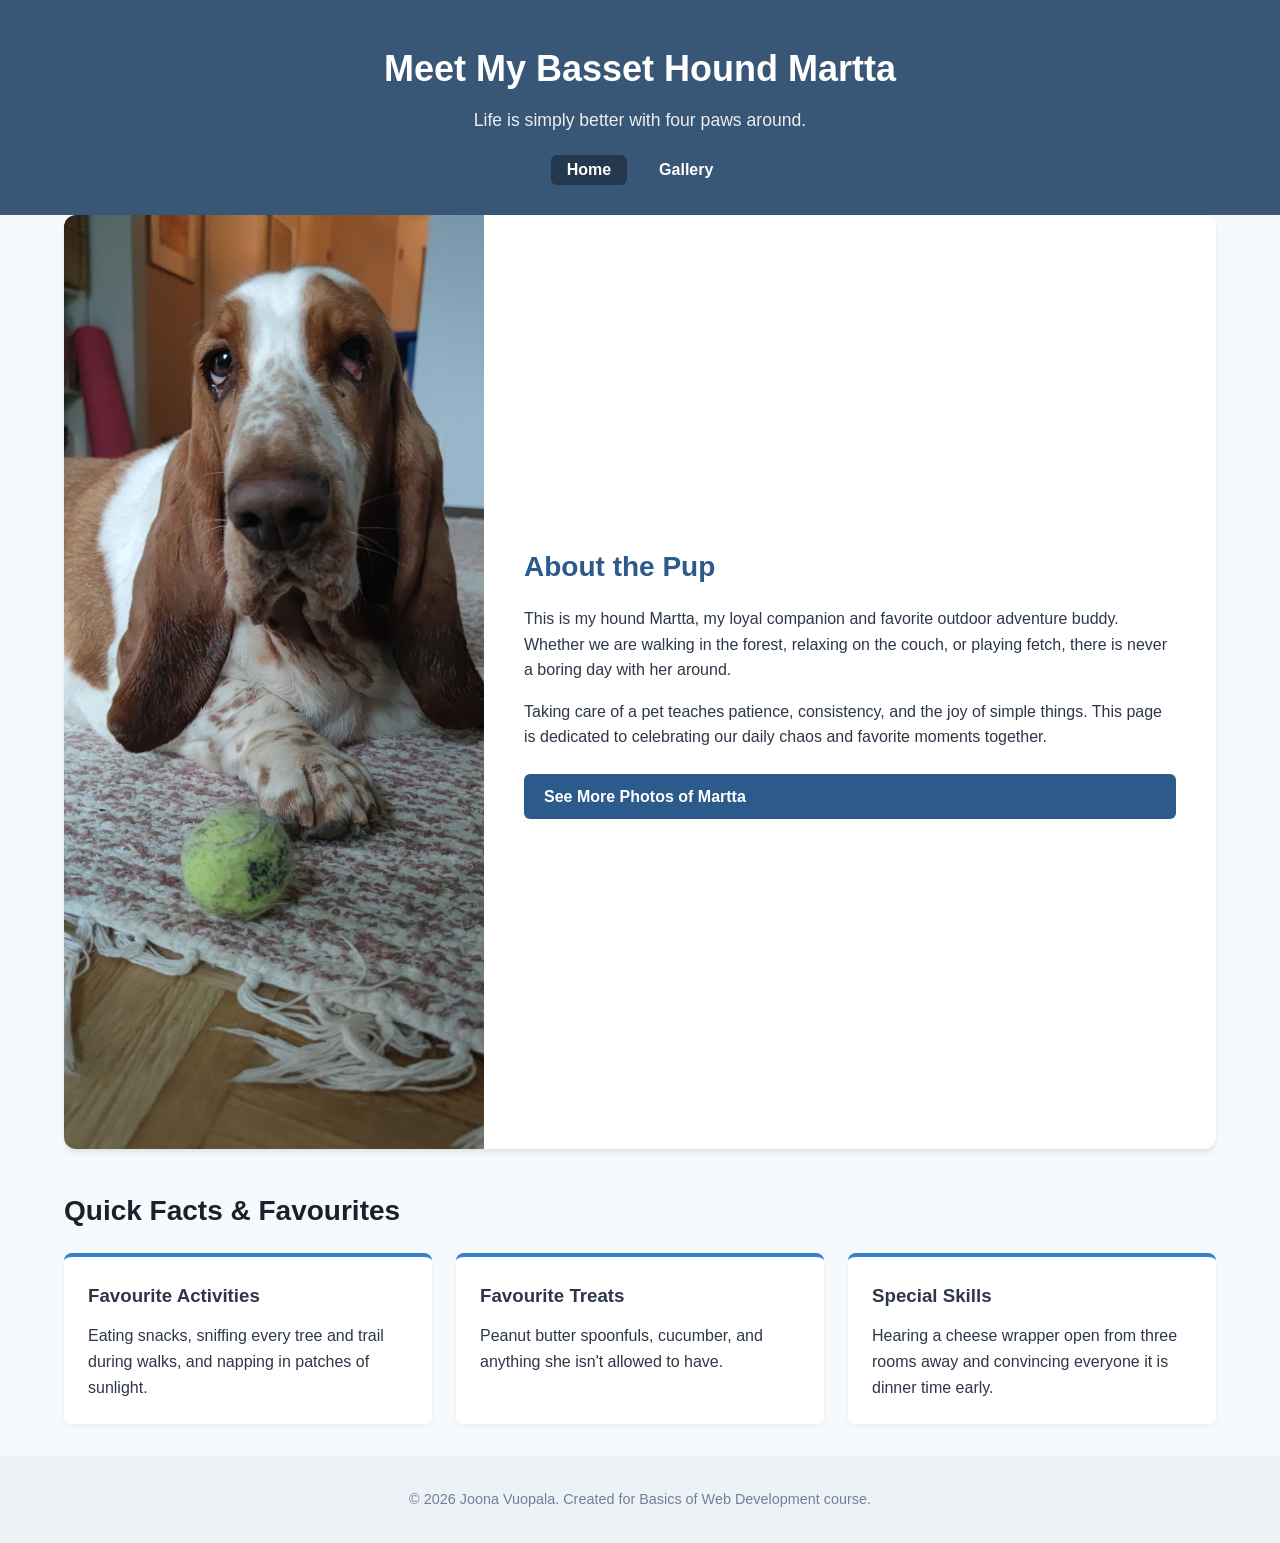
<file: a3/index.html>
<!-- Author: Joona Vuopala -->
<!DOCTYPE html>
<html lang="en">

<head>
    <meta charset="UTF-8">
    <meta name="viewport" content="width=device-width, initial-scale=1.0">
    <title>Martta the Dog | Home</title>
    <link rel="stylesheet" href="style.css">
</head>

<body>

    <header>
        <div class="container">
            <h1>Meet My Basset Hound Martta</h1>
            <p class="tagline">Life is simply better with four paws around.</p>
            <nav>
                <ul>
                    <li><a href="index.html" class="active">Home</a></li>
                    <li><a href="gallery.html">Gallery</a></li>
                </ul>
            </nav>
        </div>
    </header>

    <main class="container">

        <section class="profile-card">
            <div class="image-wrapper">
                <img src="images/martta-toy.jpg" alt="A photo of Martta the dog with a ball to play with.">
            </div>
            <div class="profile-info">
                <h2>About the Pup</h2>
                <p>
                    This is my hound Martta, my loyal companion and favorite outdoor adventure buddy.
                    Whether we are walking in the forest, relaxing on the couch, or playing fetch,
                    there is never a boring day with her around.
                </p>
                <p>
                    Taking care of a pet teaches patience, consistency, and the joy of simple things.
                    This page is dedicated to celebrating our daily chaos and favorite moments together.
                </p>
                <a href="gallery.html" class="button">See More Photos of Martta</a>
            </div>
        </section>

        <section class="details-section">
            <h2>Quick Facts &amp; Favourites</h2>
            <div class="grid">
                <article class="info-box">
                    <h3>Favourite Activities</h3>
                    <p>Eating snacks, sniffing every tree and trail during walks, and napping in patches of sunlight.</p>
                </article>
                <article class="info-box">
                    <h3>Favourite Treats</h3>
                    <p>Peanut butter spoonfuls, cucumber, and anything she isn't allowed to have.</p>
                </article>
                <article class="info-box">
                    <h3>Special Skills</h3>
                    <p>Hearing a cheese wrapper open from three rooms away and convincing everyone it is dinner time early.</p>
                </article>
            </div>
        </section>

    </main>

    <footer>
        <div class="container">
            <p>&copy; 2026 Joona Vuopala. Created for Basics of Web Development course.</p>
        </div>
    </footer>

</body>

</html>
</file>
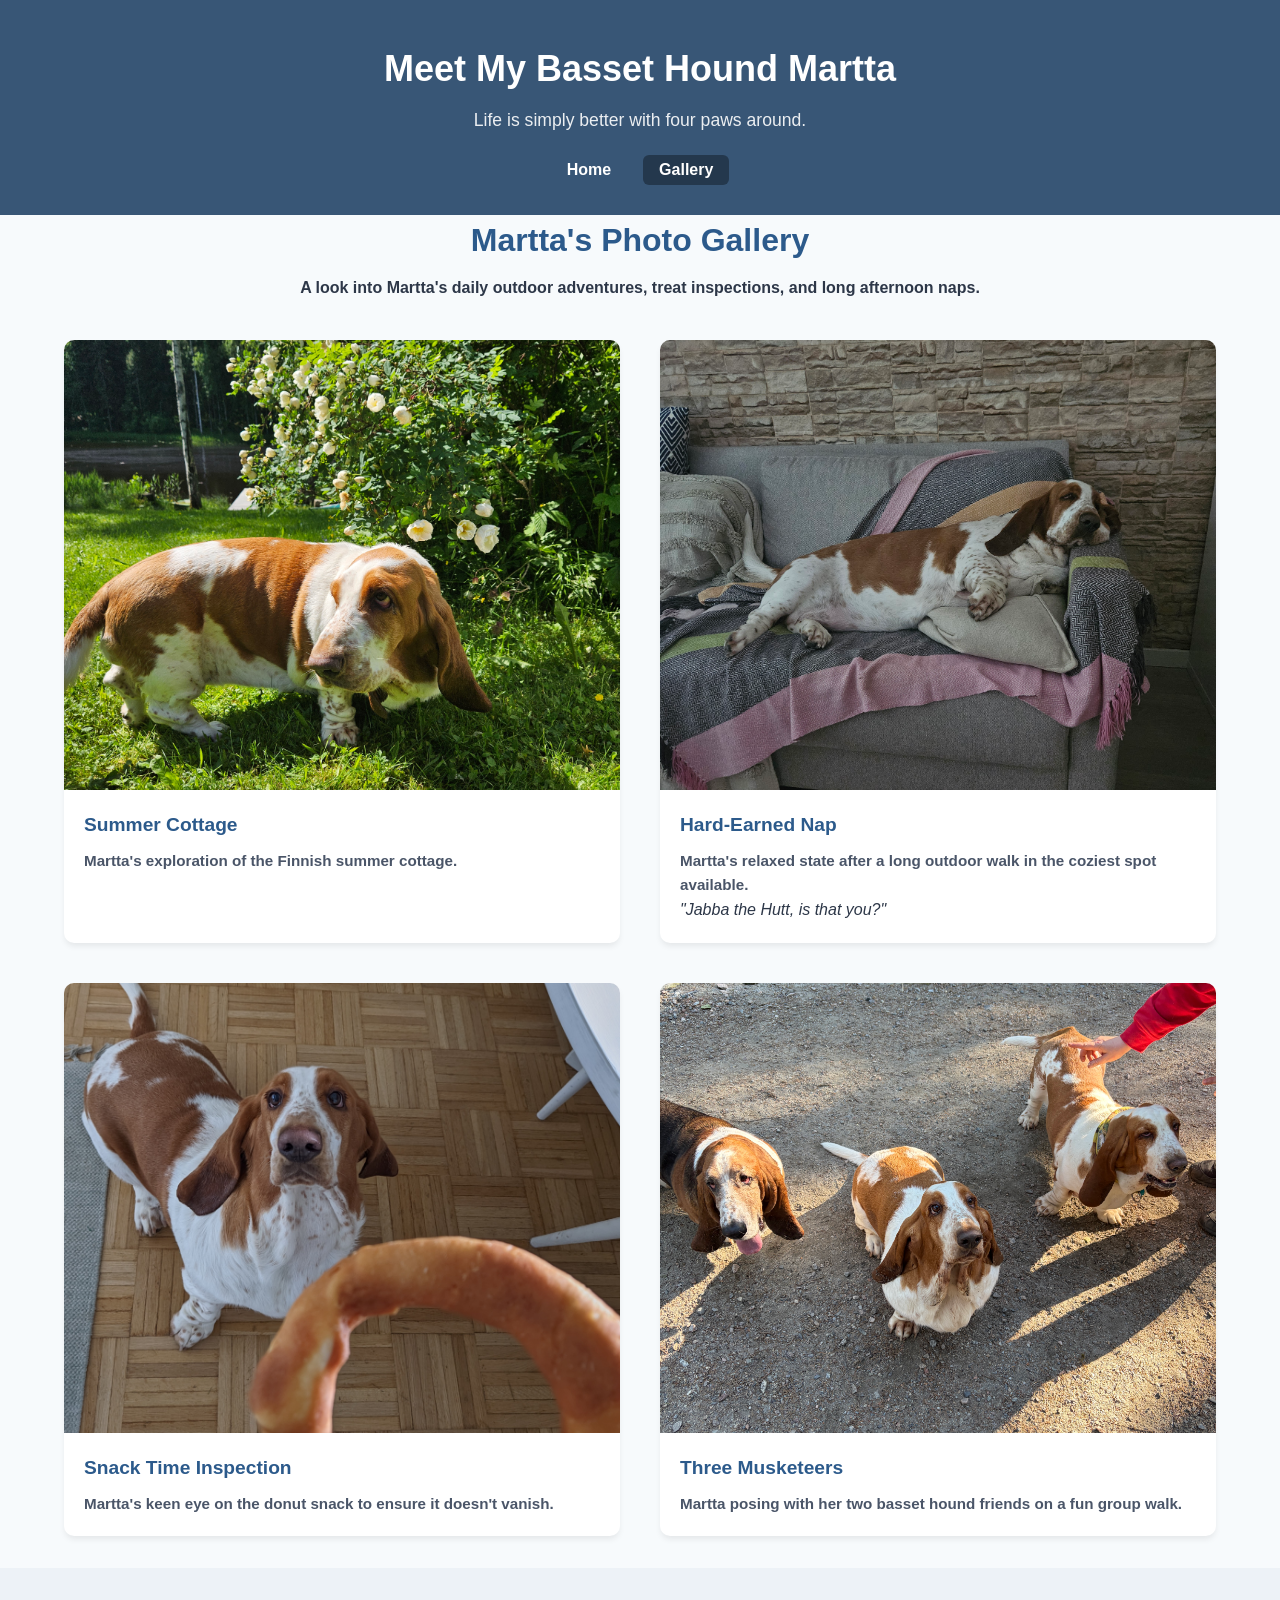
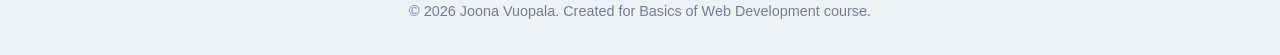
<file: a3/gallery.html>
<!-- Author: Joona Vuopala -->
<!DOCTYPE html>
<html lang="en">

<head>
    <meta charset="UTF-8">
    <meta name="viewport" content="width=device-width, initial-scale=1.0">
    <title>Martta the Dog | Photo Gallery</title>
    <link rel="stylesheet" href="style.css">
</head>

<body>

    <header>
        <div class="container">
            <h1>Meet My Basset Hound Martta</h1>
            <p class="tagline">Life is simply better with four paws around.</p>
            <nav>
                <ul>
                    <li><a href="index.html">Home</a></li>
                    <li><a href="gallery.html" class="active">Gallery</a></li>
                </ul>
            </nav>
        </div>
    </header>

    <main class="container">

        <section class="gallery-intro">
            <h2>Martta's Photo Gallery</h2>
            <p><strong>A look into Martta's daily outdoor adventures, treat inspections, and long afternoon naps.</strong></p>
        </section>

        <section class="gallery-grid">

            <figure class="gallery-card">
                <img src="images/martta-summercottage.jpg" alt="Martta enjoying the Finnish summer at our cottage.">
                <figcaption>
                    <h3>Summer Cottage</h3>
                    <p><strong>Martta's exploration of the Finnish summer cottage.</strong></p>
                </figcaption>
            </figure>

            <figure class="gallery-card">
                <img src="images/martta-jabbathehutt.jpg" alt="Martta chilling on the couch.">
                <figcaption>
                    <h3>Hard-Earned Nap</h3>
                    <p><strong>Martta's relaxed state after a long outdoor walk in the coziest spot available.</strong></p>
                    <i>"Jabba the Hutt, is that
                        you?"</i>
                </figcaption>
            </figure>

            <figure class="gallery-card">
                <img src="images/martta-donut.jpg" alt="Martta looking up expectantly waiting for her donut snack.">
                <figcaption>
                    <h3>Snack Time Inspection</h3>
                    <p><strong>Martta's keen eye on the donut snack to ensure it doesn't vanish.</strong></p>
                </figcaption>
            </figure>

            <figure class="gallery-card">
                <img src="images/martta-friends.jpg" alt="Martta the Basset Hound sitting side-by-side with her two basset hound friends outdoors.">
                <figcaption>
                    <h3>Three Musketeers</h3>
                    <p><strong>Martta posing with her two basset hound friends on a fun group walk.</strong></p>
                    
                </figcaption>
            </figure>

        </section>

    </main>

    <footer>
        <div class="container">
            <p>&copy; 2026 Joona Vuopala. Created for Basics of Web Development course.</p>
        </div>
    </footer>

</body>

</html>
</file>
<file: a3/style.css>
/* Author: Joona Vuopala */

* {
    box-sizing: border-box;
    margin: 0;
    padding: 0;
}

body {
    font-family: -apple-system, BlinkMacSystemFont, "Segoe UI", Roboto, Helvetica, Arial, sans-serif;
    line-height: 1.6;
    color: #2d3748;
    background-color: #f7fafc;
}

.container {
    max-width: 1200px;
    margin: 0 auto;
    padding: 0 1.5rem;
}

/* Header & Navigation */
header {
    background-color: #385676;
    color: #ffffff;
    text-align: center;
    padding: 2.5rem 1rem 2rem;
}

header h1 {
    font-size: 2.25rem;
    margin-bottom: 0.5rem;
}

.tagline {
    font-size: 1.1rem;
    opacity: 0.9;
    margin-bottom: 1.5rem;
}

nav ul {
    list-style: none;
    display: flex;
    justify-content: center;
    gap: 1rem;
    padding: 0;
}

nav a {
    color: #ffffff;
    text-decoration: none;
    font-weight: 600;
    padding: 0.4rem 1rem;
    border-radius: 6px;
    transition: background-color 0.2s ease;
}

nav a:hover {
    background-color: rgba(255, 255, 255, 0.2);
}

nav a.active {
    background-color: #24384d;
}

/* Main Layout */
main {
    padding: 2.5rem 1.5rem;
}

.profile-card {
    background: #ffffff;
    border-radius: 12px;
    box-shadow: 0 4px 6px -1px rgba(0, 0, 0, 0.1);
    overflow: hidden;
    margin-bottom: 2.5rem;
    display: flex;
    flex-wrap: wrap;
}

.image-wrapper {
    flex: 1 1 350px;
    max-width: 420px;
}

.image-wrapper img {
    width: 100%;
    height: 100%;
    min-height: 380px;
    object-fit: cover;
    display: block;
}

.profile-info {
    flex: 1 1 320px;
    padding: 2.5rem;
    display: flex;
    flex-direction: column;
    justify-content: center;
}

.profile-info h2 {
    color: #2c5a8b;
    margin-bottom: 1rem;
    font-size: 1.75rem;
}

.profile-info p {
    margin-bottom: 1rem;
}

.button {
    display: inline-block;
    background-color: #2c5a8b;
    color: #ffffff;
    text-decoration: none;
    padding: 0.6rem 1.25rem;
    border-radius: 6px;
    font-weight: 600;
    margin-top: 0.5rem;
    transition: background-color 0.2s ease;
}

.button:hover {
    background-color: #1f3f61;
}

.details-section h2 {
    font-size: 1.75rem;
    margin-bottom: 1.25rem;
    color: #1a202c;
}

.grid {
    display: grid;
    grid-template-columns: repeat(auto-fit, minmax(240px, 1fr));
    gap: 1.5rem;
}

.info-box {
    background: #ffffff;
    padding: 1.5rem;
    border-radius: 8px;
    box-shadow: 0 2px 4px rgba(0, 0, 0, 0.05);
    border-top: 4px solid #3182ce;
}

.info-box h3 {
    margin-bottom: 0.75rem;
    color: #2d3748;
}

/* Gallery Specifics */
.gallery-intro {
    text-align: center;
    margin-bottom: 2.5rem;
}

.gallery-intro h2 {
    color: #2c5a8b;
    font-size: 2rem;
    margin-bottom: 0.5rem;
}

.gallery-grid {
    display: grid;
    grid-template-columns: repeat(auto-fit, minmax(450px, 1fr));
    gap: 2.5rem;
}

.gallery-card {
    background: #ffffff;
    border-radius: 10px;
    box-shadow: 0 4px 6px -1px rgba(0, 0, 0, 0.08);
    overflow: hidden;
    margin: 0;
}

.gallery-card img {
    width: 100%;
    height: 450px;
    object-fit: cover;
    display: block;
}

.gallery-card figcaption {
    padding: 1.25rem;
}

.gallery-card figcaption h3 {
    font-size: 1.2rem;
    margin-bottom: 0.5rem;
    color: #2c5a8b;
}

.gallery-card figcaption p {
    font-size: 0.95rem;
    color: #4a5568;
}

/* Footer */
footer {
    text-align: center;
    padding: 2rem 1rem;
    font-size: 0.9rem;
    color: #718096;
    background-color: #edf2f7;
    margin-top: 2rem;
}
</file>
